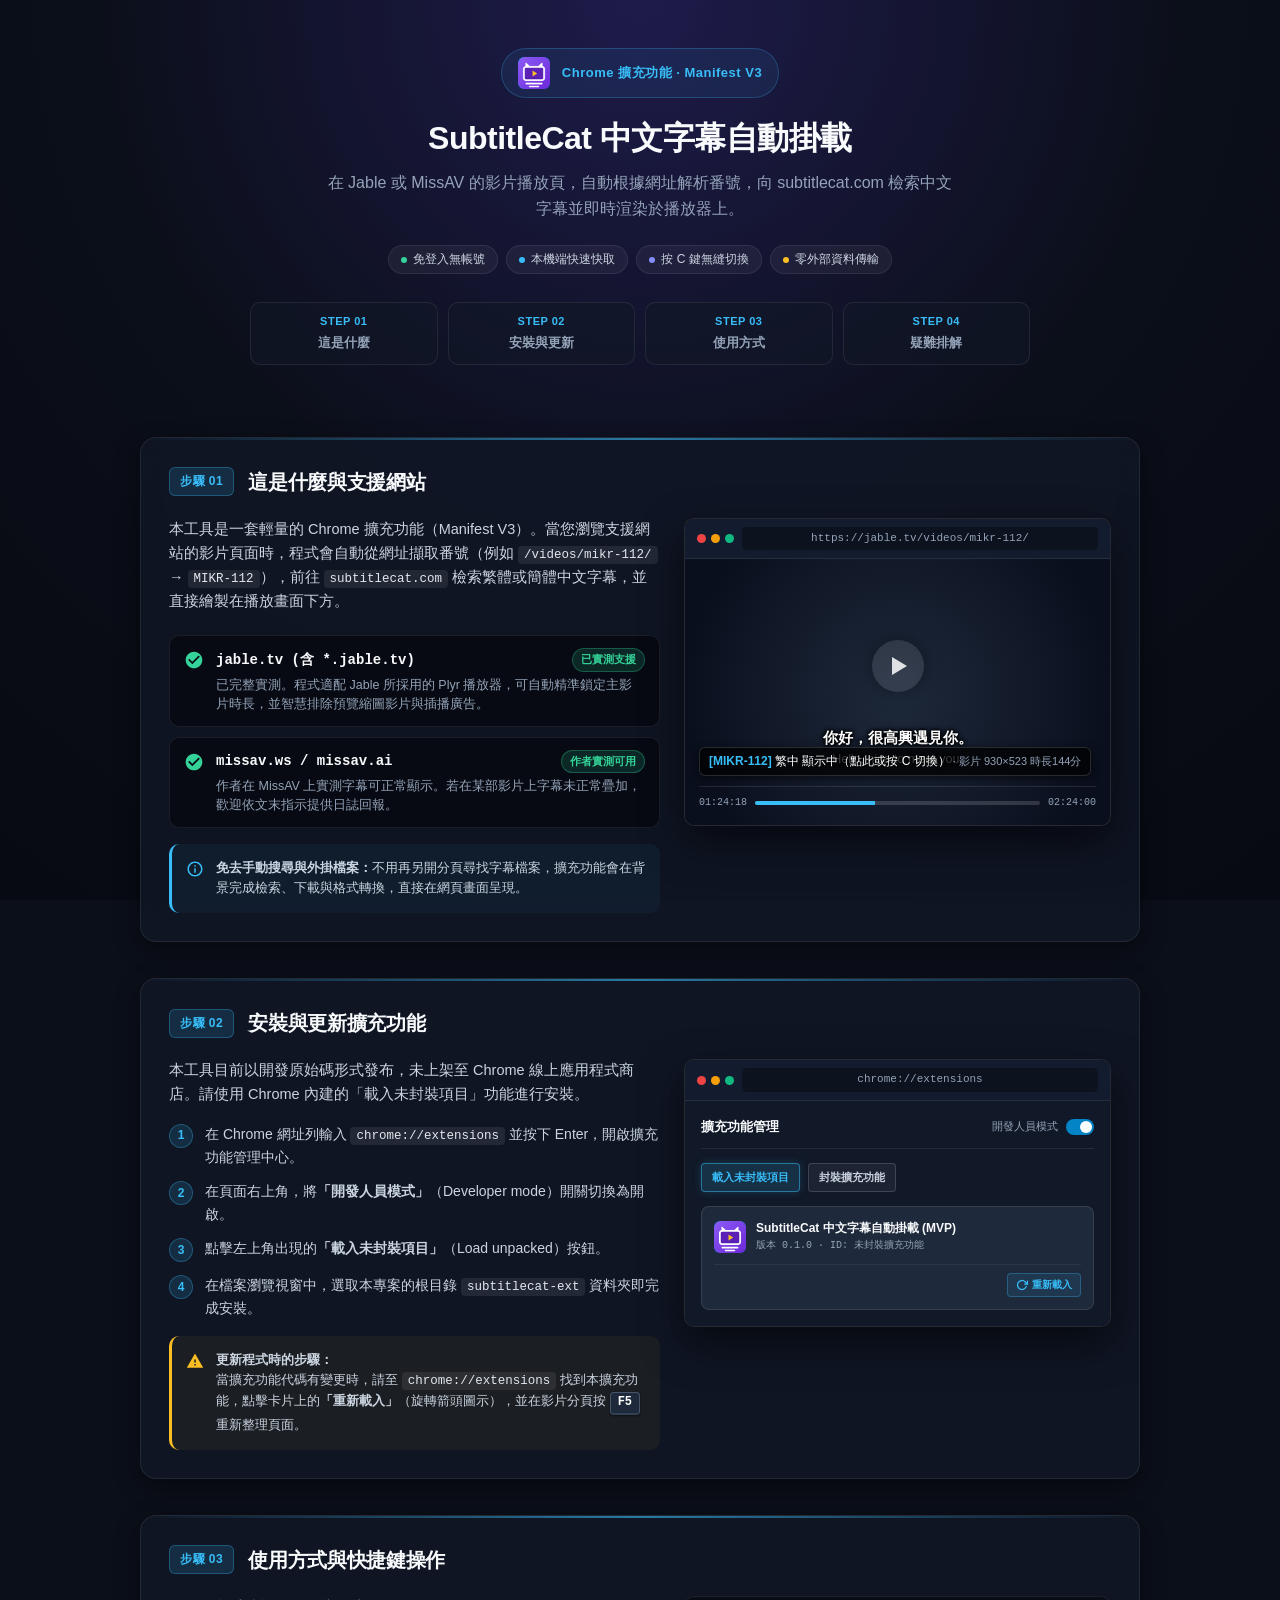
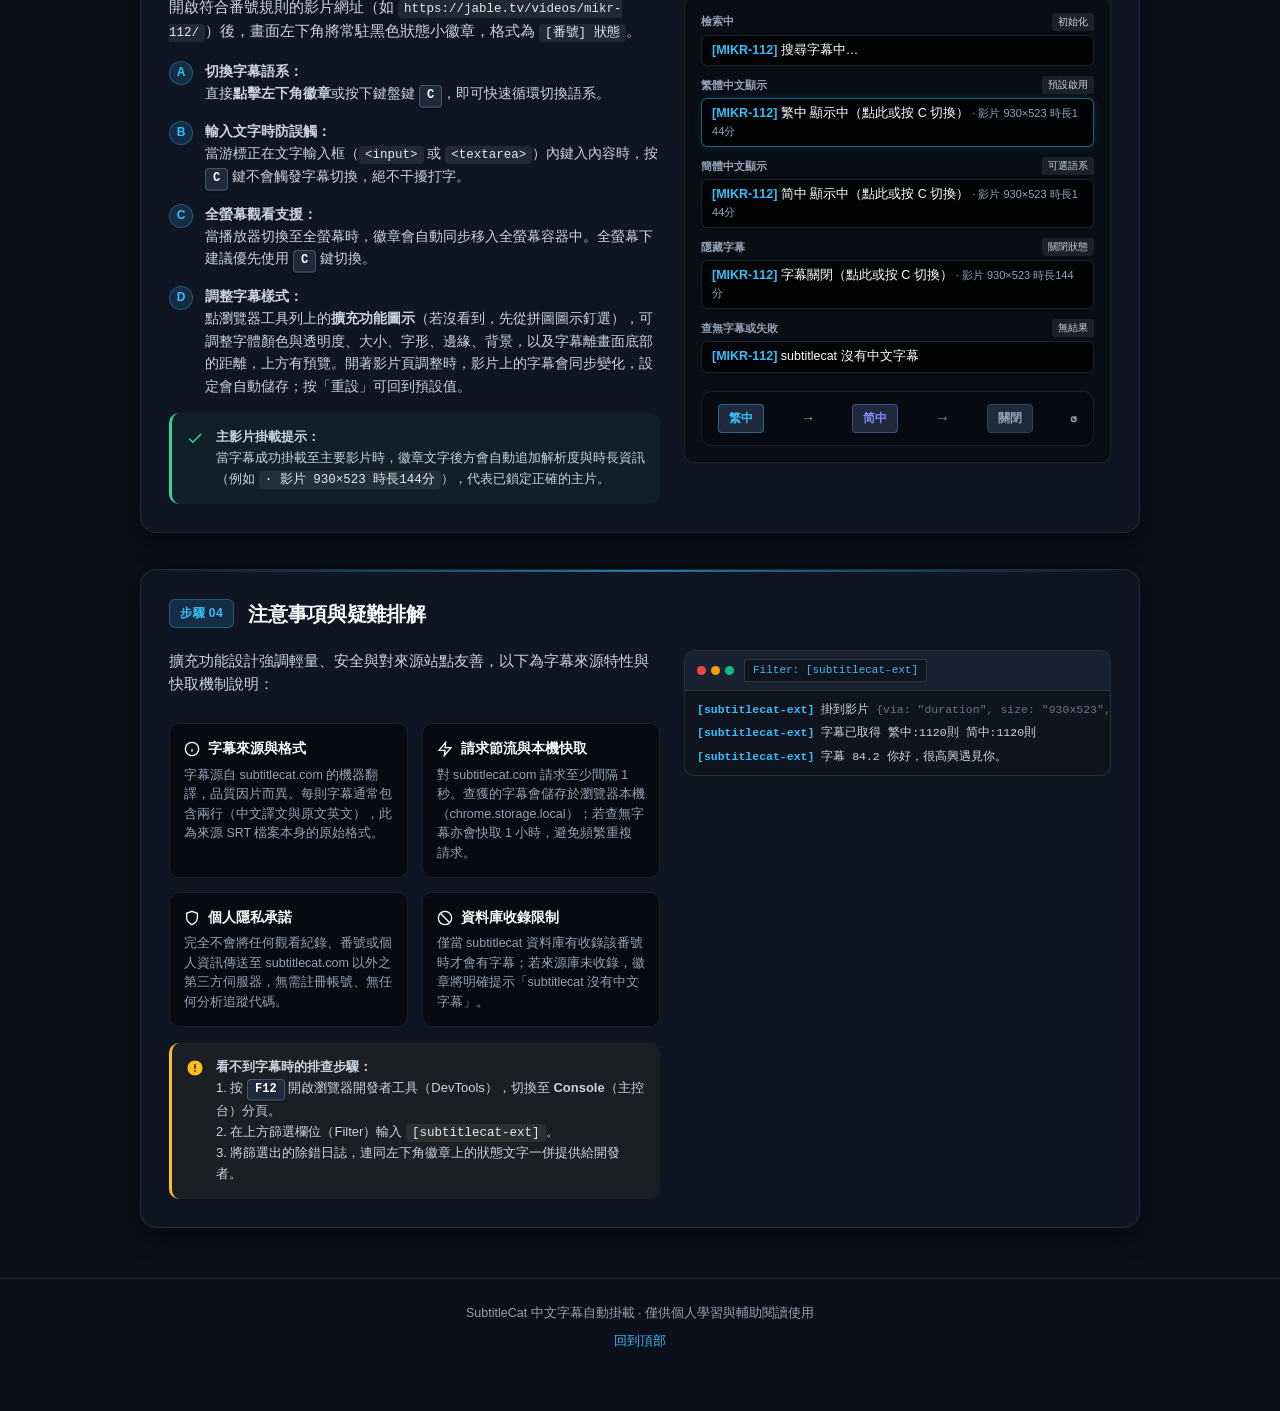
<file: docs/index.html>
<!DOCTYPE html>
<html lang="zh-TW">
<head>
  <meta charset="UTF-8">
  <meta name="viewport" content="width=device-width, initial-scale=1.0">
  <title>SubtitleCat 中文字幕自動掛載 — 使用教學</title>
  <meta name="description" content="在 Jable / MissAV 影片頁，自動依網址番號抓取 subtitlecat.com 中文字幕並掛載到播放器。">
  <link rel="icon" type="image/png" href="../icons/icon-48.png">
  <link rel="stylesheet" href="styles.css">
</head>
<body>

  <!-- ================= 頁首 Hero 區域 ================= -->
  <header class="hero">
    <div class="container">
      <div class="brand-badge-wrap">
        <div class="brand-icon" aria-hidden="true">
          <!-- 圖示若暫無檔案則優雅降級顯示背景與備用幾何 -->
          <img src="../icons/icon-48.png" alt="SubtitleCat 圖示" width="32" height="32">
          <svg class="brand-icon-fallback" viewBox="0 0 24 24" aria-hidden="true">
            <path d="M20 4H4c-1.1 0-2 .9-2 2v12c0 1.1.9 2 2 2h16c1.1 0 2-.9 2-2V6c0-1.1-.9-2-2-2zm0 14H4V6h16v12zM6 10h2v2H6zm0 4h8v2H6zm10 0h2v2h-2zm-6-4h8v2h-8z"/>
          </svg>
        </div>
        <span class="brand-pill-text">Chrome 擴充功能 · Manifest V3</span>
      </div>

      <h1 class="hero-title">SubtitleCat 中文字幕自動掛載</h1>
      <p class="hero-desc">
        在 Jable 或 MissAV 的影片播放頁，自動根據網址解析番號，向 subtitlecat.com 檢索中文字幕並即時渲染於播放器上。
      </p>

      <!-- 特性標籤 -->
      <div class="feature-tags" aria-label="核心特色">
        <span class="tag"><span class="tag-dot emerald"></span>免登入無帳號</span>
        <span class="tag"><span class="tag-dot cyan"></span>本機端快速快取</span>
        <span class="tag"><span class="tag-dot indigo"></span>按 C 鍵無縫切換</span>
        <span class="tag"><span class="tag-dot amber"></span>零外部資料傳輸</span>
      </div>

      <!-- 快速跳轉索引 -->
      <nav class="quick-nav" aria-label="快速導覽目錄">
        <a class="nav-pill" href="#step-1">
          <span class="nav-pill-num">Step 01</span>
          <span class="nav-pill-label">這是什麼</span>
        </a>
        <a class="nav-pill" href="#step-2">
          <span class="nav-pill-num">Step 02</span>
          <span class="nav-pill-label">安裝與更新</span>
        </a>
        <a class="nav-pill" href="#step-3">
          <span class="nav-pill-num">Step 03</span>
          <span class="nav-pill-label">使用方式</span>
        </a>
        <a class="nav-pill" href="#step-4">
          <span class="nav-pill-num">Step 04</span>
          <span class="nav-pill-label">疑難排解</span>
        </a>
      </nav>
    </div>
  </header>

  <!-- ================= 主內容區域：四步驟教學 ================= -->
  <main class="container">
    <div class="steps-wrapper">

      <!-- 步驟 1：這是什麼 -->
      <article class="step-card" id="step-1" aria-labelledby="t-step-1">
        <header class="step-header">
          <span class="step-badge">步驟 01</span>
          <h2 class="step-title" id="t-step-1">這是什麼與支援網站</h2>
        </header>

        <div class="step-grid">
          <div class="step-content">
            <p class="step-text">
              本工具是一套輕量的 Chrome 擴充功能（Manifest V3）。當您瀏覽支援網站的影片頁面時，程式會自動從網址擷取番號（例如 <code>/videos/mikr-112/</code> → <code>MIKR-112</code>），前往 <code>subtitlecat.com</code> 檢索繁體或簡體中文字幕，並直接繪製在播放畫面下方。
            </p>

            <div class="site-list" aria-label="支援網站清單">
              <!-- Jable -->
              <div class="site-item">
                <svg class="site-status-icon verified" viewBox="0 0 24 24" aria-hidden="true">
                  <path d="M12 2C6.48 2 2 6.48 2 12s4.48 10 10 10 10-4.48 10-10S17.52 2 12 2zm-2 15l-5-5 1.41-1.41L10 14.17l7.59-7.59L19 8l-9 9z"/>
                </svg>
                <div class="site-info">
                  <div class="site-header">
                    <span class="site-name">jable.tv (含 *.jable.tv)</span>
                    <span class="site-badge verified">已實測支援</span>
                  </div>
                  <p class="site-desc">
                    已完整實測。程式適配 Jable 所採用的 Plyr 播放器，可自動精準鎖定主影片時長，並智慧排除預覽縮圖影片與插播廣告。
                  </p>
                </div>
              </div>

              <!-- MissAV -->
              <div class="site-item">
                <svg class="site-status-icon verified" viewBox="0 0 24 24" aria-hidden="true">
                  <path d="M12 2C6.48 2 2 6.48 2 12s4.48 10 10 10 10-4.48 10-10S17.52 2 12 2zm-2 15l-5-5 1.41-1.41L10 14.17l7.59-7.59L19 8l-9 9z"/>
                </svg>
                <div class="site-info">
                  <div class="site-header">
                    <span class="site-name">missav.ws / missav.ai</span>
                    <span class="site-badge verified">作者實測可用</span>
                  </div>
                  <p class="site-desc">
                    作者在 MissAV 上實測字幕可正常顯示。若在某部影片上字幕未正常疊加，歡迎依文末指示提供日誌回報。
                  </p>
                </div>
              </div>
            </div>

            <div class="callout info">
              <svg class="callout-icon" viewBox="0 0 24 24" aria-hidden="true">
                <path d="M11 7h2v2h-2zm0 4h2v6h-2zm1-9C6.48 2 2 6.48 2 12s4.48 10 10 10 10-4.48 10-10S17.52 2 12 2zm0 18c-4.41 0-8-3.59-8-8s3.59-8 8-8 8 3.59 8 8-3.59 8-8 8z"/>
              </svg>
              <div>
                <strong>免去手動搜尋與外掛檔案：</strong>不用再另開分頁尋找字幕檔案，擴充功能會在背景完成檢索、下載與格式轉換，直接在網頁畫面呈現。
              </div>
            </div>
          </div>

          <!-- 右側 CSS 視覺模擬：播放器示意 -->
          <div class="mock-window" aria-label="播放器畫面抽象示意圖">
            <div class="mock-titlebar">
              <div class="mock-dots" aria-hidden="true">
                <span class="mock-dot"></span>
                <span class="mock-dot"></span>
                <span class="mock-dot"></span>
              </div>
              <div class="mock-url-pill">https://jable.tv/videos/mikr-112/</div>
            </div>
            <div class="mock-player-body">
              <div class="mock-player-center" aria-hidden="true">
                <div class="mock-play-triangle"></div>
              </div>

              <!-- 字幕渲染層示意 -->
              <div class="mock-subtitle-layer">
                <div class="mock-sub-line-zh">你好，很高興遇見你。</div>
                <div class="mock-sub-line-en">Hello, nice to meet you.</div>
              </div>

              <!-- 左下角真實徽章示意 -->
              <div class="mock-actual-badge">
                <span class="mock-badge-code">[MIKR-112]</span> 繁中 顯示中（點此或按 C 切換）<span class="mock-badge-detail"> · 影片 930×523 時長144分</span>
              </div>

              <!-- 播放進度列 -->
              <div class="mock-controls-bar" aria-hidden="true">
                <span>01:24:18</span>
                <div class="mock-progress-track">
                  <div class="mock-progress-filled"></div>
                </div>
                <span>02:24:00</span>
              </div>
            </div>
          </div>
        </div>
      </article>

      <!-- 步驟 2：安裝與更新 -->
      <article class="step-card" id="step-2" aria-labelledby="t-step-2">
        <header class="step-header">
          <span class="step-badge">步驟 02</span>
          <h2 class="step-title" id="t-step-2">安裝與更新擴充功能</h2>
        </header>

        <div class="step-grid">
          <div class="step-content">
            <p class="step-text">
              本工具目前以開發原始碼形式發布，未上架至 Chrome 線上應用程式商店。請使用 Chrome 內建的「載入未封裝項目」功能進行安裝。
            </p>

            <ol class="step-checklist">
              <li>
                <span class="step-num-bubble">1</span>
                <div>
                  在 Chrome 網址列輸入 <code>chrome://extensions</code> 並按下 Enter，開啟擴充功能管理中心。
                </div>
              </li>
              <li>
                <span class="step-num-bubble">2</span>
                <div>
                  在頁面右上角，將<strong>「開發人員模式」</strong>（Developer mode）開關切換為開啟。
                </div>
              </li>
              <li>
                <span class="step-num-bubble">3</span>
                <div>
                  點擊左上角出現的<strong>「載入未封裝項目」</strong>（Load unpacked）按鈕。
                </div>
              </li>
              <li>
                <span class="step-num-bubble">4</span>
                <div>
                  在檔案瀏覽視窗中，選取本專案的根目錄 <code>subtitlecat-ext</code> 資料夾即完成安裝。
                </div>
              </li>
            </ol>

            <div class="callout warning">
              <svg class="callout-icon" viewBox="0 0 24 24" aria-hidden="true">
                <path d="M1 21h22L12 2 1 21zm12-3h-2v-2h2v2zm0-4h-2v-4h2v4z"/>
              </svg>
              <div>
                <strong>更新程式時的步驟：</strong><br>
                當擴充功能代碼有變更時，請至 <code>chrome://extensions</code> 找到本擴充功能，點擊卡片上的<strong>「重新載入」</strong>（旋轉箭頭圖示），並在影片分頁按 <kbd>F5</kbd> 重新整理頁面。
              </div>
            </div>
          </div>

          <!-- 右側 CSS 視覺模擬：Chrome 擴充管理頁面示意 -->
          <div class="mock-window" aria-label="Chrome 擴充功能管理介面抽象示意圖">
            <div class="mock-titlebar">
              <div class="mock-dots" aria-hidden="true">
                <span class="mock-dot"></span>
                <span class="mock-dot"></span>
                <span class="mock-dot"></span>
              </div>
              <div class="mock-url-pill">chrome://extensions</div>
            </div>
            <div class="mock-extensions-page">
              <div class="mock-ext-topbar">
                <span class="mock-ext-heading">擴充功能管理</span>
                <div class="mock-dev-toggle">
                  <span>開發人員模式</span>
                  <div class="mock-toggle-switch">
                    <div class="mock-toggle-knob"></div>
                  </div>
                </div>
              </div>

              <div class="mock-ext-actions">
                <div class="mock-action-btn primary">載入未封裝項目</div>
                <div class="mock-action-btn">封裝擴充功能</div>
              </div>

              <div class="mock-extension-card">
                <div class="mock-card-header">
                  <div class="mock-card-icon">
                    <img src="../icons/icon-128.png" alt="SubtitleCat 128px 圖示" width="32" height="32">
                    <span class="mock-card-fallback-text">SC</span>
                  </div>
                  <div>
                    <div class="mock-card-title">SubtitleCat 中文字幕自動掛載 (MVP)</div>
                    <div class="mock-card-ver">版本 0.1.0 · ID: 未封裝擴充功能</div>
                  </div>
                </div>
                <div class="mock-card-footer">
                  <div class="mock-reload-btn">
                    <svg width="12" height="12" viewBox="0 0 24 24" fill="none" stroke="currentColor" stroke-width="2.5" stroke-linecap="round" stroke-linejoin="round" aria-hidden="true">
                      <polyline points="23 4 23 10 17 10"></polyline>
                      <path d="M20.49 15a9 9 0 1 1-2.12-9.36L23 10"></path>
                    </svg>
                    <span>重新載入</span>
                  </div>
                </div>
              </div>
            </div>
          </div>
        </div>
      </article>

      <!-- 步驟 3：使用方式 -->
      <article class="step-card" id="step-3" aria-labelledby="t-step-3">
        <header class="step-header">
          <span class="step-badge">步驟 03</span>
          <h2 class="step-title" id="t-step-3">使用方式與快捷鍵操作</h2>
        </header>

        <div class="step-grid">
          <div class="step-content">
            <p class="step-text">
              開啟符合番號規則的影片網址（如 <code>https://jable.tv/videos/mikr-112/</code>）後，畫面左下角將常駐黑色狀態小徽章，格式為 <code>[番號] 狀態</code>。
            </p>

            <ul class="step-checklist">
              <li>
                <span class="step-num-bubble">A</span>
                <div>
                  <strong>切換字幕語系：</strong><br>
                  直接<strong>點擊左下角徽章</strong>或按下鍵盤鍵 <kbd>C</kbd>，即可快速循環切換語系。
                </div>
              </li>
              <li>
                <span class="step-num-bubble">B</span>
                <div>
                  <strong>輸入文字時防誤觸：</strong><br>
                  當游標正在文字輸入框（<code>&lt;input&gt;</code> 或 <code>&lt;textarea&gt;</code>）內鍵入內容時，按 <kbd>C</kbd> 鍵不會觸發字幕切換，絕不干擾打字。
                </div>
              </li>
              <li>
                <span class="step-num-bubble">C</span>
                <div>
                  <strong>全螢幕觀看支援：</strong><br>
                  當播放器切換至全螢幕時，徽章會自動同步移入全螢幕容器中。全螢幕下建議優先使用 <kbd>C</kbd> 鍵切換。
                </div>
              </li>
              <li>
                <span class="step-num-bubble">D</span>
                <div>
                  <strong>調整字幕樣式：</strong><br>
                  點瀏覽器工具列上的<strong>擴充功能圖示</strong>（若沒看到，先從拼圖圖示釘選），可調整字體顏色與透明度、大小、字形、邊緣、背景，以及字幕離畫面底部的距離，上方有預覽。開著影片頁調整時，影片上的字幕會同步變化，設定會自動儲存；按「重設」可回到預設值。
                </div>
              </li>
            </ul>

            <div class="callout success">
              <svg class="callout-icon" viewBox="0 0 24 24" aria-hidden="true">
                <path d="M9 16.2L4.8 12l-1.4 1.4L9 19 21 7l-1.4-1.4L9 16.2z"/>
              </svg>
              <div>
                <strong>主影片掛載提示：</strong><br>
                當字幕成功掛載至主要影片時，徽章文字後方會自動追加解析度與時長資訊（例如 <code> · 影片 930×523 時長144分</code>），代表已鎖定正確的主片。
              </div>
            </div>
          </div>

          <!-- 右側 CSS 視覺模擬：徽章狀態清單與循環流程 -->
          <div class="state-badges-box" aria-label="徽章狀態一覽與切換循環">
            <div class="state-row">
              <div class="state-meta">
                <span class="state-title">檢索中</span>
                <span class="state-tag">初始化</span>
              </div>
              <div class="state-badge-preview">
                <span class="mock-badge-code">[MIKR-112]</span> 搜尋字幕中…
              </div>
            </div>

            <div class="state-row">
              <div class="state-meta">
                <span class="state-title">繁體中文顯示</span>
                <span class="state-tag">預設啟用</span>
              </div>
              <div class="state-badge-preview active-state">
                <span class="mock-badge-code">[MIKR-112]</span> 繁中 顯示中（點此或按 C 切換）<span class="mock-badge-detail"> · 影片 930×523 時長144分</span>
              </div>
            </div>

            <div class="state-row">
              <div class="state-meta">
                <span class="state-title">簡體中文顯示</span>
                <span class="state-tag">可選語系</span>
              </div>
              <div class="state-badge-preview">
                <span class="mock-badge-code">[MIKR-112]</span> 简中 顯示中（點此或按 C 切換）<span class="mock-badge-detail"> · 影片 930×523 時長144分</span>
              </div>
            </div>

            <div class="state-row">
              <div class="state-meta">
                <span class="state-title">隱藏字幕</span>
                <span class="state-tag">關閉狀態</span>
              </div>
              <div class="state-badge-preview">
                <span class="mock-badge-code">[MIKR-112]</span> 字幕關閉（點此或按 C 切換）<span class="mock-badge-detail"> · 影片 930×523 時長144分</span>
              </div>
            </div>

            <div class="state-row">
              <div class="state-meta">
                <span class="state-title">查無字幕或失敗</span>
                <span class="state-tag">無結果</span>
              </div>
              <div class="state-badge-preview">
                <span class="mock-badge-code">[MIKR-112]</span> subtitlecat 沒有中文字幕
              </div>
            </div>

            <!-- 切換循環流程 -->
            <div class="cycle-flow">
              <div class="cycle-step">
                <span class="cycle-pill tw">繁中</span>
              </div>
              <span class="cycle-arrow">→</span>
              <div class="cycle-step">
                <span class="cycle-pill cn">简中</span>
              </div>
              <span class="cycle-arrow">→</span>
              <div class="cycle-step">
                <span class="cycle-pill off">關閉</span>
              </div>
              <span class="cycle-arrow">↺</span>
            </div>
          </div>
        </div>
      </article>

      <!-- 步驟 4：注意事項與疑難排解 -->
      <article class="step-card" id="step-4" aria-labelledby="t-step-4">
        <header class="step-header">
          <span class="step-badge">步驟 04</span>
          <h2 class="step-title" id="t-step-4">注意事項與疑難排解</h2>
        </header>

        <div class="step-grid">
          <div class="step-content">
            <p class="step-text">
              擴充功能設計強調輕量、安全與對來源站點友善，以下為字幕來源特性與快取機制說明：
            </p>

            <div class="notes-grid">
              <div class="note-card">
                <div class="note-card-title">
                  <svg width="16" height="16" viewBox="0 0 24 24" fill="none" stroke="currentColor" stroke-width="2" aria-hidden="true">
                    <circle cx="12" cy="12" r="10"></circle>
                    <line x1="12" y1="16" x2="12" y2="12"></line>
                    <line x1="12" y1="8" x2="12.01" y2="8"></line>
                  </svg>
                  <span>字幕來源與格式</span>
                </div>
                <p class="note-card-text">
                  字幕源自 subtitlecat.com 的機器翻譯，品質因片而異。每則字幕通常包含兩行（中文譯文與原文英文），此為來源 SRT 檔案本身的原始格式。
                </p>
              </div>

              <div class="note-card">
                <div class="note-card-title">
                  <svg width="16" height="16" viewBox="0 0 24 24" fill="none" stroke="currentColor" stroke-width="2" aria-hidden="true">
                    <polygon points="13 2 3 14 12 14 11 22 21 10 12 10 13 2"></polygon>
                  </svg>
                  <span>請求節流與本機快取</span>
                </div>
                <p class="note-card-text">
                  對 subtitlecat.com 請求至少間隔 1 秒。查獲的字幕會儲存於瀏覽器本機（chrome.storage.local）；若查無字幕亦會快取 1 小時，避免頻繁重複請求。
                </p>
              </div>

              <div class="note-card">
                <div class="note-card-title">
                  <svg width="16" height="16" viewBox="0 0 24 24" fill="none" stroke="currentColor" stroke-width="2" aria-hidden="true">
                    <path d="M12 22s8-4 8-10V5l-8-3-8 3v7c0 6 8 10 8 10z"></path>
                  </svg>
                  <span>個人隱私承諾</span>
                </div>
                <p class="note-card-text">
                  完全不會將任何觀看紀錄、番號或個人資訊傳送至 subtitlecat.com 以外之第三方伺服器，無需註冊帳號、無任何分析追蹤代碼。
                </p>
              </div>

              <div class="note-card">
                <div class="note-card-title">
                  <svg width="16" height="16" viewBox="0 0 24 24" fill="none" stroke="currentColor" stroke-width="2" aria-hidden="true">
                    <circle cx="12" cy="12" r="10"></circle>
                    <line x1="4.93" y1="4.93" x2="19.07" y2="19.07"></line>
                  </svg>
                  <span>資料庫收錄限制</span>
                </div>
                <p class="note-card-text">
                  僅當 subtitlecat 資料庫有收錄該番號時才會有字幕；若來源庫未收錄，徽章將明確提示「subtitlecat 沒有中文字幕」。
                </p>
              </div>
            </div>

            <!-- 排錯指引 -->
            <div class="callout warning">
              <svg class="callout-icon" viewBox="0 0 24 24" aria-hidden="true">
                <path d="M12 2C6.48 2 2 6.48 2 12s4.48 10 10 10 10-4.48 10-10S17.52 2 12 2zm1 15h-2v-2h2v2zm0-4h-2V7h2v6z"/>
              </svg>
              <div>
                <strong>看不到字幕時的排查步驟：</strong><br>
                1. 按 <kbd>F12</kbd> 開啟瀏覽器開發者工具（DevTools），切換至 <strong>Console</strong>（主控台）分頁。<br>
                2. 在上方篩選欄位（Filter）輸入 <code>[subtitlecat-ext]</code>。<br>
                3. 將篩選出的除錯日誌，連同左下角徽章上的狀態文字一併提供給開發者。
              </div>
            </div>
          </div>

          <!-- 右側 CSS 視覺模擬：Console 主控台模擬 -->
          <div class="mock-console" aria-label="DevTools Console 除錯日誌模擬">
            <div class="mock-console-header">
              <div class="mock-dots" aria-hidden="true">
                <span class="mock-dot"></span>
                <span class="mock-dot"></span>
                <span class="mock-dot"></span>
              </div>
              <span class="mock-console-filter">Filter: [subtitlecat-ext]</span>
            </div>
            <div class="mock-console-logs">
              <div class="mock-log-row">
                <span class="mock-log-tag">[subtitlecat-ext]</span>
                <span class="mock-log-text">掛到影片</span>
                <span class="mock-log-meta">{via: "duration", size: "930x523", minutes: 144}</span>
              </div>
              <div class="mock-log-row">
                <span class="mock-log-tag">[subtitlecat-ext]</span>
                <span class="mock-log-text">字幕已取得 繁中:1120則 简中:1120則</span>
              </div>
              <div class="mock-log-row">
                <span class="mock-log-tag">[subtitlecat-ext]</span>
                <span class="mock-log-text">字幕 84.2 你好，很高興遇見你。</span>
              </div>
            </div>
          </div>
        </div>
      </article>

    </div>
  </main>

  <!-- ================= 頁尾 Footer 區域 ================= -->
  <footer class="footer">
    <div class="container">
      <p>SubtitleCat 中文字幕自動掛載 · 僅供個人學習與輔助閱讀使用</p>
      <div class="footer-links">
        <a class="footer-link" href="#step-1">回到頂部</a>
      </div>
    </div>
  </footer>

</body>
</html>
</file>
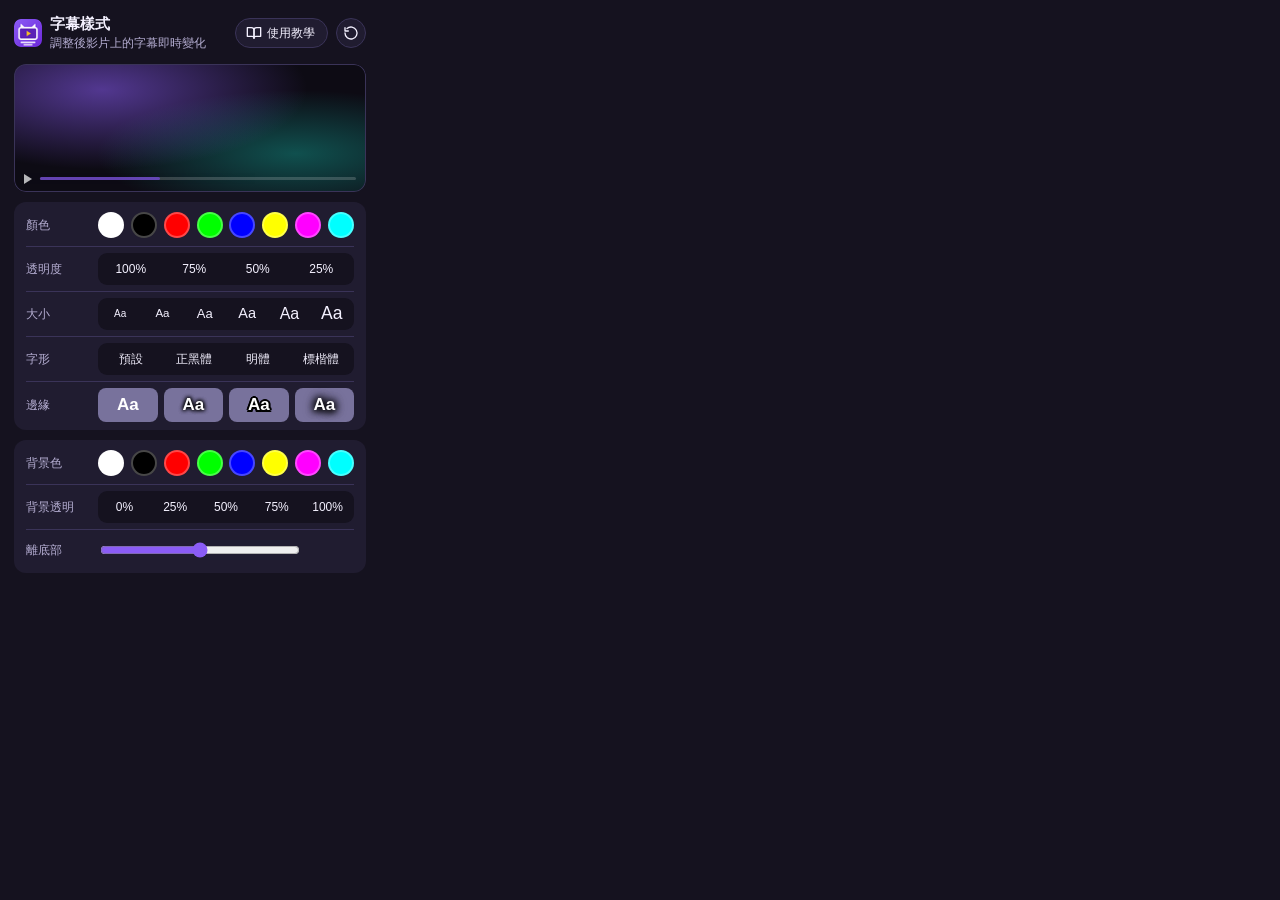
<file: popup.html>
<!doctype html>
<html lang="zh-Hant">
<head>
  <meta charset="utf-8">
  <meta name="viewport" content="width=device-width, initial-scale=1">
  <title>字幕樣式</title>
  <link rel="stylesheet" href="popup.css">
</head>
<body>
  <header>
    <img src="icons/icon-32.png" alt="" width="28" height="28">
    <div class="title">
      <h1>字幕樣式</h1>
      <p>調整後影片上的字幕即時變化</p>
    </div>
    <a class="pill" id="guide" href="docs/index.html" target="_blank" rel="noopener">
      <svg viewBox="0 0 24 24" width="16" height="16" aria-hidden="true" fill="none" stroke="currentColor" stroke-width="2" stroke-linecap="round" stroke-linejoin="round"><path d="M2 4h6a4 4 0 0 1 4 4v12a3 3 0 0 0-3-3H2z"/><path d="M22 4h-6a4 4 0 0 0-4 4v12a3 3 0 0 1 3-3h7z"/></svg>
      使用教學
    </a>
    <button type="button" class="icon-btn" id="reset" aria-label="重設為預設值" title="重設為預設值">
      <svg viewBox="0 0 24 24" width="16" height="16" aria-hidden="true" fill="none" stroke="currentColor" stroke-width="2" stroke-linecap="round" stroke-linejoin="round"><path d="M3 12a9 9 0 1 0 3-6.7"/><path d="M3 4v5h5"/></svg>
    </button>
  </header>

  <div id="preview" role="img" aria-label="字幕預覽">
    <div class="player-bar" aria-hidden="true"><span class="play"></span><span class="track"><i></i></span></div>
    <div id="sample"></div>
  </div>

  <section class="card" aria-label="文字">
    <div class="field">
      <span class="label" id="l-color">顏色</span>
      <div class="ctl swatches" id="color" role="group" aria-labelledby="l-color"></div>
    </div>
    <div class="field">
      <span class="label" id="l-textAlpha">透明度</span>
      <div class="ctl seg" id="textAlpha" role="group" aria-labelledby="l-textAlpha"></div>
    </div>
    <div class="field">
      <span class="label" id="l-size">大小</span>
      <div class="ctl seg" id="size" role="group" aria-labelledby="l-size"></div>
    </div>
    <div class="field">
      <span class="label" id="l-font">字形</span>
      <div class="ctl seg" id="font" role="group" aria-labelledby="l-font"></div>
    </div>
    <div class="field">
      <span class="label" id="l-edge">邊緣</span>
      <div class="ctl tiles" id="edge" role="group" aria-labelledby="l-edge"></div>
    </div>
  </section>

  <section class="card" aria-label="背景與位置">
    <div class="field">
      <span class="label" id="l-bg">背景色</span>
      <div class="ctl swatches" id="bg" role="group" aria-labelledby="l-bg"></div>
    </div>
    <div class="field">
      <span class="label" id="l-bgAlpha">背景透明</span>
      <div class="ctl seg" id="bgAlpha" role="group" aria-labelledby="l-bgAlpha"></div>
    </div>
    <div class="field">
      <label class="label" for="bottom">離底部</label>
      <div class="ctl slider">
        <input type="range" id="bottom" min="0" max="300" step="5">
        <output id="bottomValue" for="bottom"></output>
      </div>
    </div>
  </section>

  <script src="lib.js"></script>
  <script src="popup.js"></script>
</body>
</html>
</file>
<file: docs/styles.css>
/* ==========================================================================
   SubtitleCat Extension — 教學與說明頁面樣式
   純 CSS 實作，無外部字型或遠端依賴，完全相容 MV3 CSP 與離線使用。
   ========================================================================== */

/* 核心變數 */
:root {
  --bg-main: #0b0f19;
  --bg-surface: #111827;
  --bg-card: rgba(17, 24, 39, 0.78);
  --bg-card-hover: rgba(30, 41, 59, 0.85);
  --bg-inset: #070a12;
  --border-subtle: rgba(255, 255, 255, 0.08);
  --border-focus: #38bdf8;

  --text-primary: #f8fafc;
  --text-secondary: #cbd5e1;
  --text-muted: #94a3b8;
  --text-accent: #38bdf8;

  --brand-cyan: #38bdf8;
  --brand-indigo: #818cf8;
  --brand-emerald: #34d399;
  --brand-amber: #fbbf24;
  --brand-rose: #f87171;

  --font-sans: -apple-system, BlinkMacSystemFont, "Segoe UI", Roboto, "Helvetica Neue",
    Arial, "Noto Sans TC", "Microsoft JhengHei", sans-serif;
  --font-mono: ui-monospace, SFMono-Regular, "SF Mono", Menlo, Consolas, "Liberation Mono", monospace;

  --radius-sm: 6px;
  --radius-md: 10px;
  --radius-lg: 16px;
  --radius-xl: 20px;

  --shadow-sm: 0 2px 6px rgba(0, 0, 0, 0.35);
  --shadow-md: 0 8px 24px rgba(0, 0, 0, 0.45);
  --shadow-lg: 0 16px 40px rgba(0, 0, 0, 0.55);

  --max-width: 1040px;
}

/* 全域重設 */
*, *::before, *::after {
  box-sizing: border-box;
  margin: 0;
  padding: 0;
}

html {
  font-family: var(--font-sans);
  background-color: var(--bg-main);
  color: var(--text-primary);
  line-height: 1.6;
  -webkit-font-smoothing: antialiased;
  -moz-osx-font-smoothing: grayscale;
  scroll-behavior: smooth;
  scroll-padding-top: 80px;
  overflow-x: hidden;
}

body {
  min-height: 100vh;
  background: radial-gradient(circle at 50% 0%, #1e1b4b 0%, #0b0f19 50%, #070a12 100%);
  background-attachment: fixed;
  color: var(--text-secondary);
  overflow-x: hidden;
  padding-bottom: 60px;
}

/* 減少動態效果設定 */
@media (prefers-reduced-motion: reduce) {
  html {
    scroll-behavior: auto;
  }
  *, *::before, *::after {
    animation-duration: 0.01ms !important;
    animation-iteration-count: 1 !important;
    transition-duration: 0.01ms !important;
  }
}

/* 容器 */
.container {
  width: 100%;
  max-width: var(--max-width);
  margin-left: auto;
  margin-right: auto;
  padding-left: 20px;
  padding-right: 20px;
}

/* 頁首 / Hero */
.hero {
  padding-top: 48px;
  padding-bottom: 32px;
  text-align: center;
}

.brand-badge-wrap {
  display: inline-flex;
  align-items: center;
  gap: 12px;
  padding: 8px 16px;
  border-radius: 9999px;
  background: rgba(56, 189, 248, 0.08);
  border: 1px solid rgba(56, 189, 248, 0.25);
  margin-bottom: 20px;
}

.brand-icon {
  width: 32px;
  height: 32px;
  border-radius: var(--radius-sm);
  background: linear-gradient(135deg, #0284c7, #4f46e5);
  display: flex;
  align-items: center;
  justify-content: center;
  overflow: hidden;
  position: relative;
  flex-shrink: 0;
}

.brand-icon img {
  position: absolute;
  top: 0;
  left: 0;
  width: 100%;
  height: 100%;
  object-fit: contain;
  display: block;
  z-index: 2;
}

/* 當圖片尚不存在時的優雅 SVG 備用層 */
.brand-icon-fallback {
  width: 18px;
  height: 18px;
  fill: #fff;
  z-index: 1;
}

.brand-pill-text {
  font-size: 13px;
  font-weight: 600;
  color: var(--brand-cyan);
  letter-spacing: 0.5px;
}

.hero-title {
  font-size: 32px;
  font-weight: 800;
  color: var(--text-primary);
  line-height: 1.25;
  margin-bottom: 12px;
  letter-spacing: -0.5px;
}

.hero-desc {
  font-size: 16px;
  color: var(--text-muted);
  max-width: 640px;
  margin: 0 auto 24px auto;
  line-height: 1.6;
}

/* 核心特性標籤 */
.feature-tags {
  display: flex;
  flex-wrap: wrap;
  gap: 8px;
  justify-content: center;
  margin-bottom: 28px;
}

.tag {
  display: inline-flex;
  align-items: center;
  gap: 6px;
  font-size: 12px;
  font-weight: 500;
  padding: 4px 12px;
  border-radius: 9999px;
  background: rgba(255, 255, 255, 0.05);
  border: 1px solid var(--border-subtle);
  color: var(--text-secondary);
}

.tag-dot {
  width: 6px;
  height: 6px;
  border-radius: 50%;
  background: var(--brand-cyan);
}
.tag-dot.emerald { background: var(--brand-emerald); }
.tag-dot.indigo { background: var(--brand-indigo); }
.tag-dot.amber { background: var(--brand-amber); }

/* 步驟快速跳轉列 */
.quick-nav {
  display: grid;
  grid-template-columns: repeat(4, 1fr);
  gap: 10px;
  max-width: 780px;
  margin: 0 auto 40px auto;
}

.nav-pill {
  display: flex;
  flex-direction: column;
  align-items: center;
  text-decoration: none;
  background: rgba(17, 24, 39, 0.6);
  border: 1px solid var(--border-subtle);
  padding: 10px 12px;
  border-radius: var(--radius-md);
  color: var(--text-muted);
  transition: all 0.2s ease;
}

.nav-pill:hover, .nav-pill:focus-visible {
  background: rgba(30, 41, 59, 0.9);
  border-color: rgba(56, 189, 248, 0.4);
  color: var(--text-primary);
  transform: translateY(-2px);
  outline: none;
}

.nav-pill-num {
  font-size: 11px;
  font-weight: 700;
  color: var(--brand-cyan);
  text-transform: uppercase;
  letter-spacing: 0.5px;
  margin-bottom: 2px;
}

.nav-pill-label {
  font-size: 13px;
  font-weight: 600;
  white-space: nowrap;
}

/* 步驟卡片基礎 */
.steps-wrapper {
  display: flex;
  flex-direction: column;
  gap: 36px;
}

.step-card {
  background: var(--bg-card);
  backdrop-filter: blur(12px);
  -webkit-backdrop-filter: blur(12px);
  border: 1px solid var(--border-subtle);
  border-radius: var(--radius-lg);
  padding: 28px;
  box-shadow: var(--shadow-md);
  position: relative;
  overflow: hidden;
}

.step-card::before {
  content: "";
  position: absolute;
  top: 0;
  left: 0;
  right: 0;
  height: 2px;
  background: linear-gradient(90deg, transparent, rgba(56, 189, 248, 0.6), transparent);
}

.step-header {
  display: flex;
  align-items: center;
  gap: 14px;
  margin-bottom: 20px;
}

.step-badge {
  display: inline-flex;
  align-items: center;
  justify-content: center;
  font-size: 12px;
  font-weight: 800;
  padding: 4px 10px;
  border-radius: var(--radius-sm);
  background: rgba(56, 189, 248, 0.15);
  color: var(--brand-cyan);
  border: 1px solid rgba(56, 189, 248, 0.3);
  letter-spacing: 0.5px;
}

.step-title {
  font-size: 20px;
  font-weight: 700;
  color: var(--text-primary);
  letter-spacing: -0.3px;
}

/* 雙欄佈局 (文字說明 + 右側視覺 Mock) */
.step-grid {
  display: grid;
  grid-template-columns: 1.15fr 1fr;
  gap: 24px;
  align-items: start;
}

.step-content {
  display: flex;
  flex-direction: column;
  gap: 16px;
}

.step-text {
  font-size: 14.5px;
  color: var(--text-secondary);
  line-height: 1.65;
}

/* 支援網站狀態清單 */
.site-list {
  display: flex;
  flex-direction: column;
  gap: 10px;
  margin-top: 6px;
}

.site-item {
  display: flex;
  align-items: flex-start;
  gap: 12px;
  padding: 12px 14px;
  background: var(--bg-inset);
  border: 1px solid var(--border-subtle);
  border-radius: var(--radius-md);
}

.site-status-icon {
  width: 20px;
  height: 20px;
  flex-shrink: 0;
  margin-top: 2px;
}
.site-status-icon.verified { fill: var(--brand-emerald); }
.site-status-icon.untested { fill: var(--brand-amber); }

.site-info {
  flex: 1;
}

.site-header {
  display: flex;
  align-items: center;
  justify-content: space-between;
  margin-bottom: 4px;
}

.site-name {
  font-weight: 700;
  font-size: 14px;
  color: var(--text-primary);
  font-family: var(--font-mono);
}

.site-badge {
  font-size: 11px;
  font-weight: 600;
  padding: 2px 8px;
  border-radius: 9999px;
}

.site-badge.verified {
  background: rgba(52, 211, 153, 0.15);
  color: var(--brand-emerald);
  border: 1px solid rgba(52, 211, 153, 0.3);
}

.site-badge.untested {
  background: rgba(251, 191, 36, 0.15);
  color: var(--brand-amber);
  border: 1px solid rgba(251, 191, 36, 0.3);
}

.site-desc {
  font-size: 12.5px;
  color: var(--text-muted);
  line-height: 1.5;
}

/* 提示與警語區塊 */
.callout {
  display: flex;
  gap: 12px;
  padding: 14px;
  border-radius: var(--radius-md);
  background: rgba(255, 255, 255, 0.03);
  border-left: 3px solid var(--brand-cyan);
  font-size: 13px;
  line-height: 1.6;
  color: var(--text-secondary);
}

.callout.info {
  border-left-color: var(--brand-cyan);
  background: rgba(56, 189, 248, 0.05);
}

.callout.warning {
  border-left-color: var(--brand-amber);
  background: rgba(251, 191, 36, 0.05);
}

.callout.success {
  border-left-color: var(--brand-emerald);
  background: rgba(52, 211, 153, 0.05);
}

.callout-icon {
  width: 18px;
  height: 18px;
  flex-shrink: 0;
  margin-top: 2px;
}
.callout.info .callout-icon { fill: var(--brand-cyan); }
.callout.warning .callout-icon { fill: var(--brand-amber); }
.callout.success .callout-icon { fill: var(--brand-emerald); }

/* 步驟數字列表 */
.step-checklist {
  list-style: none;
  display: flex;
  flex-direction: column;
  gap: 12px;
}

.step-checklist li {
  display: flex;
  align-items: flex-start;
  gap: 12px;
  font-size: 14px;
  line-height: 1.6;
}

.step-num-bubble {
  width: 24px;
  height: 24px;
  border-radius: 50%;
  background: rgba(56, 189, 248, 0.15);
  color: var(--brand-cyan);
  border: 1px solid rgba(56, 189, 248, 0.3);
  display: flex;
  align-items: center;
  justify-content: center;
  font-size: 12px;
  font-weight: 700;
  flex-shrink: 0;
  margin-top: 1px;
}

/* 鍵盤按鍵與代碼標籤 */
kbd {
  display: inline-block;
  padding: 2px 7px;
  font-size: 12px;
  font-weight: 700;
  font-family: var(--font-mono);
  line-height: 1.3;
  color: #fff;
  background-color: #1e293b;
  border: 1px solid #475569;
  border-bottom: 2px solid #334155;
  border-radius: 4px;
  box-shadow: 0 1px 2px rgba(0, 0, 0, 0.5);
}

code {
  font-family: var(--font-mono);
  font-size: 12.5px;
  padding: 2px 6px;
  border-radius: 4px;
  background: rgba(255, 255, 255, 0.08);
  color: #e2e8f0;
  word-break: break-word;
}

/* ==========================================================================
   CSS 視覺示意組件 (Mocks) — 抽象示意，零真實網頁圖像
   ========================================================================== */

/* 視窗容器框架 */
.mock-window {
  background: #090d16;
  border: 1px solid rgba(255, 255, 255, 0.12);
  border-radius: var(--radius-md);
  box-shadow: var(--shadow-lg);
  overflow: hidden;
  display: flex;
  flex-direction: column;
}

.mock-titlebar {
  background: #131b2e;
  padding: 8px 12px;
  display: flex;
  align-items: center;
  gap: 8px;
  border-bottom: 1px solid rgba(255, 255, 255, 0.08);
}

.mock-dots {
  display: flex;
  gap: 5px;
}

.mock-dot {
  width: 9px;
  height: 9px;
  border-radius: 50%;
  background: #334155;
}
.mock-dot:nth-child(1) { background: #ef4444; }
.mock-dot:nth-child(2) { background: #f59e0b; }
.mock-dot:nth-child(3) { background: #10b981; }

.mock-url-pill {
  flex: 1;
  background: rgba(0, 0, 0, 0.35);
  border-radius: 4px;
  padding: 3px 10px;
  font-size: 11px;
  font-family: var(--font-mono);
  color: #94a3b8;
  white-space: nowrap;
  overflow: hidden;
  text-overflow: ellipsis;
  text-align: center;
}

/* Mock 1: 影片播放器模擬 */
.mock-player-body {
  position: relative;
  background: radial-gradient(circle at 50% 50%, #1e293b 0%, #0a0f1d 85%);
  aspect-ratio: 16 / 10;
  display: flex;
  flex-direction: column;
  justify-content: flex-end;
  padding: 14px;
  overflow: hidden;
}

/* 播放器中央抽象光暈與播放圖示 */
.mock-player-center {
  position: absolute;
  top: 40%;
  left: 50%;
  transform: translate(-50%, -50%);
  width: 52px;
  height: 52px;
  border-radius: 50%;
  background: rgba(255, 255, 255, 0.1);
  backdrop-filter: blur(4px);
  display: flex;
  align-items: center;
  justify-content: center;
  box-shadow: 0 0 20px rgba(0, 0, 0, 0.4);
}

.mock-play-triangle {
  width: 0;
  height: 0;
  border-style: solid;
  border-width: 9px 0 9px 15px;
  border-color: transparent transparent transparent rgba(255, 255, 255, 0.85);
  margin-left: 3px;
}

/* 字幕層模擬 (與 content.js 完全一致的樣式表現) */
.mock-subtitle-layer {
  position: absolute;
  left: 6%;
  right: 6%;
  bottom: 56px;
  text-align: center;
  pointer-events: none;
  font: 600 15px/1.4 var(--font-sans);
  color: #fff;
  text-shadow: 0 0 4px #000, 0 0 4px #000, 0 0 4px #000;
  display: flex;
  flex-direction: column;
  gap: 3px;
  z-index: 2;
}

.mock-sub-line-zh {
  color: #ffffff;
}

.mock-sub-line-en {
  font-size: 12.5px;
  color: #e2e8f0;
  font-weight: 500;
}

/* 左下角真實徽章模擬 (與 content.js 完全相同樣式) */
.mock-actual-badge {
  display: inline-block;
  padding: 5px 9px;
  border-radius: 6px;
  background: rgba(0, 0, 0, 0.75);
  color: #ffffff;
  font: 12px/1.4 sans-serif;
  border: 1px solid rgba(255, 255, 255, 0.15);
  align-self: flex-start;
  box-shadow: 0 2px 8px rgba(0, 0, 0, 0.6);
  z-index: 3;
}

.mock-badge-code {
  color: #38bdf8;
  font-weight: 600;
}

.mock-badge-detail {
  color: #94a3b8;
  font-size: 11px;
}

/* 播放器底端進度控制列 */
.mock-controls-bar {
  margin-top: 10px;
  display: flex;
  align-items: center;
  gap: 8px;
  padding-top: 8px;
  border-top: 1px solid rgba(255, 255, 255, 0.1);
  font-size: 10px;
  color: #94a3b8;
  font-family: var(--font-mono);
}

.mock-progress-track {
  flex: 1;
  height: 4px;
  background: rgba(255, 255, 255, 0.15);
  border-radius: 2px;
  overflow: hidden;
  position: relative;
}

.mock-progress-filled {
  position: absolute;
  left: 0;
  top: 0;
  bottom: 0;
  width: 42%;
  background: var(--brand-cyan);
}

/* Mock 2: Chrome 擴充管理頁面示意 */
.mock-extensions-page {
  background: #111827;
  padding: 16px;
  display: flex;
  flex-direction: column;
  gap: 14px;
}

.mock-ext-topbar {
  display: flex;
  align-items: center;
  justify-content: space-between;
  padding-bottom: 10px;
  border-bottom: 1px solid rgba(255, 255, 255, 0.08);
}

.mock-ext-heading {
  font-size: 13px;
  font-weight: 700;
  color: #f8fafc;
}

.mock-dev-toggle {
  display: flex;
  align-items: center;
  gap: 8px;
  font-size: 11px;
  color: #94a3b8;
}

.mock-toggle-switch {
  width: 28px;
  height: 16px;
  background: #0284c7;
  border-radius: 8px;
  position: relative;
}

.mock-toggle-knob {
  position: absolute;
  right: 2px;
  top: 2px;
  width: 12px;
  height: 12px;
  border-radius: 50%;
  background: #ffffff;
}

.mock-ext-actions {
  display: flex;
  gap: 8px;
}

.mock-action-btn {
  font-size: 11px;
  font-weight: 600;
  padding: 5px 10px;
  border-radius: 4px;
  border: 1px solid rgba(255, 255, 255, 0.15);
  background: rgba(255, 255, 255, 0.05);
  color: #cbd5e1;
}

.mock-action-btn.primary {
  background: rgba(56, 189, 248, 0.15);
  border-color: rgba(56, 189, 248, 0.5);
  color: #38bdf8;
  box-shadow: 0 0 10px rgba(56, 189, 248, 0.2);
}

.mock-extension-card {
  background: #1e293b;
  border: 1px solid rgba(255, 255, 255, 0.1);
  border-radius: 8px;
  padding: 12px;
  display: flex;
  flex-direction: column;
  gap: 10px;
}

.mock-card-header {
  display: flex;
  gap: 10px;
  align-items: center;
}

.mock-card-icon {
  width: 32px;
  height: 32px;
  border-radius: 6px;
  background: linear-gradient(135deg, #0284c7, #4f46e5);
  display: flex;
  align-items: center;
  justify-content: center;
  font-size: 12px;
  font-weight: 800;
  color: #fff;
  flex-shrink: 0;
  position: relative;
  overflow: hidden;
}

.mock-card-icon img {
  position: absolute;
  top: 0;
  left: 0;
  width: 100%;
  height: 100%;
  object-fit: contain;
  z-index: 2;
}

.mock-card-fallback-text {
  font-size: 12px;
  font-weight: 800;
  color: #fff;
  z-index: 1;
}

.mock-card-title {
  font-size: 12px;
  font-weight: 700;
  color: #f8fafc;
}

.mock-card-ver {
  font-size: 10px;
  color: #94a3b8;
  font-family: var(--font-mono);
}

.mock-card-footer {
  display: flex;
  justify-content: flex-end;
  align-items: center;
  gap: 10px;
  border-top: 1px solid rgba(255, 255, 255, 0.06);
  padding-top: 8px;
}

.mock-reload-btn {
  display: flex;
  align-items: center;
  gap: 4px;
  font-size: 10px;
  font-weight: 600;
  color: #38bdf8;
  background: rgba(56, 189, 248, 0.1);
  border: 1px solid rgba(56, 189, 248, 0.3);
  padding: 3px 8px;
  border-radius: 4px;
}

/* Mock 3: 狀態徽章展示盒與切換流程 */
.state-badges-box {
  display: flex;
  flex-direction: column;
  gap: 10px;
  background: #090d16;
  border: 1px solid var(--border-subtle);
  border-radius: var(--radius-md);
  padding: 16px;
}

.state-row {
  display: flex;
  flex-direction: column;
  gap: 4px;
}

.state-meta {
  display: flex;
  align-items: center;
  justify-content: space-between;
}

.state-title {
  font-size: 11px;
  font-weight: 700;
  color: var(--text-muted);
  text-transform: uppercase;
}

.state-tag {
  font-size: 10px;
  padding: 1px 6px;
  border-radius: 3px;
  background: rgba(255, 255, 255, 0.08);
  color: #cbd5e1;
}

.state-badge-preview {
  display: inline-block;
  padding: 6px 10px;
  border-radius: 6px;
  background: rgba(0, 0, 0, 0.75);
  color: #fff;
  font: 12.5px/1.4 sans-serif;
  border: 1px solid rgba(255, 255, 255, 0.12);
  word-break: break-all;
}

.state-badge-preview.active-state {
  border-color: rgba(56, 189, 248, 0.5);
  box-shadow: 0 0 10px rgba(56, 189, 248, 0.15);
}

/* 循環流程卡 */
.cycle-flow {
  display: flex;
  align-items: center;
  justify-content: space-between;
  background: var(--bg-inset);
  border: 1px solid var(--border-subtle);
  border-radius: var(--radius-md);
  padding: 12px 16px;
  margin-top: 8px;
}

.cycle-step {
  display: flex;
  flex-direction: column;
  align-items: center;
  gap: 4px;
}

.cycle-pill {
  padding: 4px 10px;
  border-radius: 4px;
  font-size: 12px;
  font-weight: 700;
  background: #1e293b;
  color: #f8fafc;
  border: 1px solid #334155;
}

.cycle-pill.tw { color: #38bdf8; border-color: rgba(56, 189, 248, 0.4); }
.cycle-pill.cn { color: #818cf8; border-color: rgba(129, 140, 248, 0.4); }
.cycle-pill.off { color: #94a3b8; }

.cycle-arrow {
  color: var(--text-muted);
  font-size: 14px;
  font-weight: bold;
}

/* Mock 4: DevTools Console 模擬 */
.mock-console {
  background: #0f141f;
  border: 1px solid rgba(255, 255, 255, 0.1);
  border-radius: var(--radius-md);
  overflow: hidden;
  font-family: var(--font-mono);
  font-size: 11.5px;
}

.mock-console-header {
  background: #192233;
  padding: 8px 12px;
  display: flex;
  align-items: center;
  gap: 10px;
  border-bottom: 1px solid rgba(255, 255, 255, 0.08);
}

.mock-console-filter {
  background: #0f141f;
  border: 1px solid rgba(255, 255, 255, 0.15);
  border-radius: 3px;
  padding: 2px 8px;
  color: #38bdf8;
  font-size: 11px;
}

.mock-console-logs {
  padding: 10px 12px;
  display: flex;
  flex-direction: column;
  gap: 6px;
  max-height: 220px;
  overflow-x: auto;
}

.mock-log-row {
  line-height: 1.5;
  white-space: nowrap;
}

.mock-log-tag {
  color: #38bdf8;
  font-weight: 700;
}

.mock-log-text {
  color: #cbd5e1;
}

.mock-log-meta {
  color: #64748b;
}

/* 注意事項要點卡片 */
.notes-grid {
  display: grid;
  grid-template-columns: 1fr 1fr;
  gap: 14px;
  margin-top: 10px;
}

.note-card {
  background: var(--bg-inset);
  border: 1px solid var(--border-subtle);
  border-radius: var(--radius-md);
  padding: 14px;
  display: flex;
  flex-direction: column;
  gap: 6px;
}

.note-card-title {
  display: flex;
  align-items: center;
  gap: 8px;
  font-size: 13.5px;
  font-weight: 700;
  color: var(--text-primary);
}

.note-card-text {
  font-size: 12.5px;
  color: var(--text-muted);
  line-height: 1.55;
}

/* 頁尾 */
.footer {
  margin-top: 50px;
  padding-top: 24px;
  border-top: 1px solid var(--border-subtle);
  text-align: center;
  font-size: 12.5px;
  color: var(--text-muted);
}

.footer-links {
  display: flex;
  justify-content: center;
  gap: 16px;
  margin-top: 8px;
}

.footer-link {
  color: var(--brand-cyan);
  text-decoration: none;
}

.footer-link:hover {
  text-decoration: underline;
}

/* ==========================================================================
   響應式設計 (RWD) — 支援 390px 手機寬度至 1280px+ 桌面寬度
   ========================================================================== */

@media (max-width: 860px) {
  .step-grid {
    grid-template-columns: 1fr;
  }
  
  .quick-nav {
    grid-template-columns: repeat(2, 1fr);
  }

  .notes-grid {
    grid-template-columns: 1fr;
  }
}

@media (max-width: 520px) {
  .hero-title {
    font-size: 24px;
  }

  .step-card {
    padding: 20px 16px;
  }

  .step-title {
    font-size: 17px;
  }

  .quick-nav {
    grid-template-columns: 1fr;
    gap: 8px;
  }

  .nav-pill {
    flex-direction: row;
    justify-content: flex-start;
    gap: 10px;
  }

  .mock-player-body {
    min-height: 250px;
    padding: 12px;
  }

  .mock-subtitle-layer {
    font-size: 13px;
    bottom: 72px;
  }

  .mock-actual-badge {
    font-size: 11px;
    padding: 4px 7px;
    margin-bottom: 4px;
  }
}
</file>
<file: popup.css>
:root {
  --bg: #15121f;
  --surface: #201c30;
  --surface-2: #2d2745;
  --line: #3a3358;
  --text: #f4f1ff;
  --muted: #b5aed2;
  --accent: #8b5cf6;
  --accent-text: #ffffff;
  --focus: #c4b5fd;
  --radius: 12px;
  --t: 120ms ease;
}

* { box-sizing: border-box; }

body {
  width: 380px;
  margin: 0;
  padding: 14px;
  background: var(--bg);
  color: var(--text);
  font: 13px/1.5 "Microsoft JhengHei", "PingFang TC", "Noto Sans TC", sans-serif;
}

/* 標題列 */
header { display: flex; align-items: center; gap: 8px; margin-bottom: 12px; }
header img { border-radius: 7px; }
.title { flex: 1; min-width: 0; }
h1 { margin: 0; font-size: 15px; line-height: 1.3; }
.title p { margin: 0; font-size: 12px; color: var(--muted); }

.pill, .icon-btn {
  display: inline-flex;
  align-items: center;
  justify-content: center;
  gap: 5px;
  height: 30px;
  border: 1px solid var(--line);
  border-radius: 15px;
  background: var(--surface);
  color: var(--text);
  font: inherit;
  font-size: 12px;
  text-decoration: none;
  cursor: pointer;
  transition: background var(--t), border-color var(--t);
}
.pill { padding: 0 12px 0 10px; }
.icon-btn { width: 30px; padding: 0; }
.pill:hover, .icon-btn:hover { background: var(--surface-2); border-color: var(--accent); }

/* 預覽：模擬播放器，字幕貼在下緣，離底距離依設定等比例示意 */
#preview {
  position: relative;
  height: 128px;
  border-radius: var(--radius);
  overflow: hidden;
  background:
    radial-gradient(ellipse at 25% 20%, rgba(139, 92, 246, .55), transparent 55%),
    radial-gradient(ellipse at 80% 70%, rgba(20, 184, 166, .4), transparent 50%),
    #0d0b14;
  box-shadow: inset 0 0 0 1px var(--line);
}
#sample { position: absolute; left: 4%; right: 4%; text-align: center; }
.player-bar {
  position: absolute;
  left: 10px;
  right: 10px;
  bottom: 8px;
  display: flex;
  align-items: center;
  gap: 8px;
  opacity: .7;
}
.play {
  width: 0;
  height: 0;
  border: 5px solid transparent;
  border-left: 8px solid #fff;
  border-right: 0;
}
.track { flex: 1; height: 3px; border-radius: 2px; background: rgba(255, 255, 255, .25); }
.track i { display: block; width: 38%; height: 100%; border-radius: 2px; background: var(--accent); }

/* 設定卡片：左標籤、右控制項 */
.card {
  margin-top: 10px;
  padding: 2px 12px;
  border-radius: var(--radius);
  background: var(--surface);
}
.field {
  display: grid;
  grid-template-columns: 64px 1fr;
  align-items: center;
  gap: 8px;
  min-height: 42px;
  padding: 6px 0;
}
.field + .field { border-top: 1px solid var(--line); }
.label { font-size: 12px; color: var(--muted); }

button {
  font: inherit;
  color: var(--text);
  cursor: pointer;
}
button:focus-visible, input:focus-visible, a:focus-visible { outline: 2px solid var(--focus); outline-offset: 2px; }

/* 分段控制 */
.seg { display: flex; gap: 2px; padding: 2px; border-radius: 9px; background: var(--bg); }
.seg button {
  flex: 1;
  min-width: 0;
  height: 28px;
  padding: 0 2px;
  border: 0;
  border-radius: 7px;
  background: transparent;
  font-size: 12px;
  transition: background var(--t);
}
.seg button:hover { background: var(--surface-2); }
.seg button[aria-pressed="true"] { background: var(--accent); color: var(--accent-text); }

/* 色塊 */
.swatches { display: flex; justify-content: space-between; }
.swatch {
  width: 26px;
  height: 26px;
  padding: 0;
  border: 2px solid rgba(255, 255, 255, .28);
  border-radius: 50%;
  transition: transform var(--t);
}
.swatch:hover { transform: scale(1.1); }
.swatch[aria-pressed="true"] { border-color: #fff; box-shadow: 0 0 0 2px var(--surface), 0 0 0 4px var(--accent); }

/* 邊緣樣式磚：底色要夠亮，陰影與外框才看得出來 */
.tiles { display: flex; gap: 6px; }
.tile {
  flex: 1;
  height: 34px;
  border: 2px solid transparent;
  border-radius: 8px;
  background: #78729c;
  font-weight: 700;
  font-size: 17px;
  line-height: 1;
  color: #fff;
  transition: border-color var(--t);
}
.tile:hover { border-color: var(--focus); }
.tile[aria-pressed="true"] { border-color: #fff; box-shadow: 0 0 0 2px var(--accent); }

/* 滑桿 */
.slider { display: flex; align-items: center; gap: 10px; }
.slider input { flex: 1; min-width: 0; accent-color: var(--accent); }
output { min-width: 42px; text-align: right; font-variant-numeric: tabular-nums; }

@media (prefers-reduced-motion: reduce) {
  * { transition: none !important; }
}
</file>
